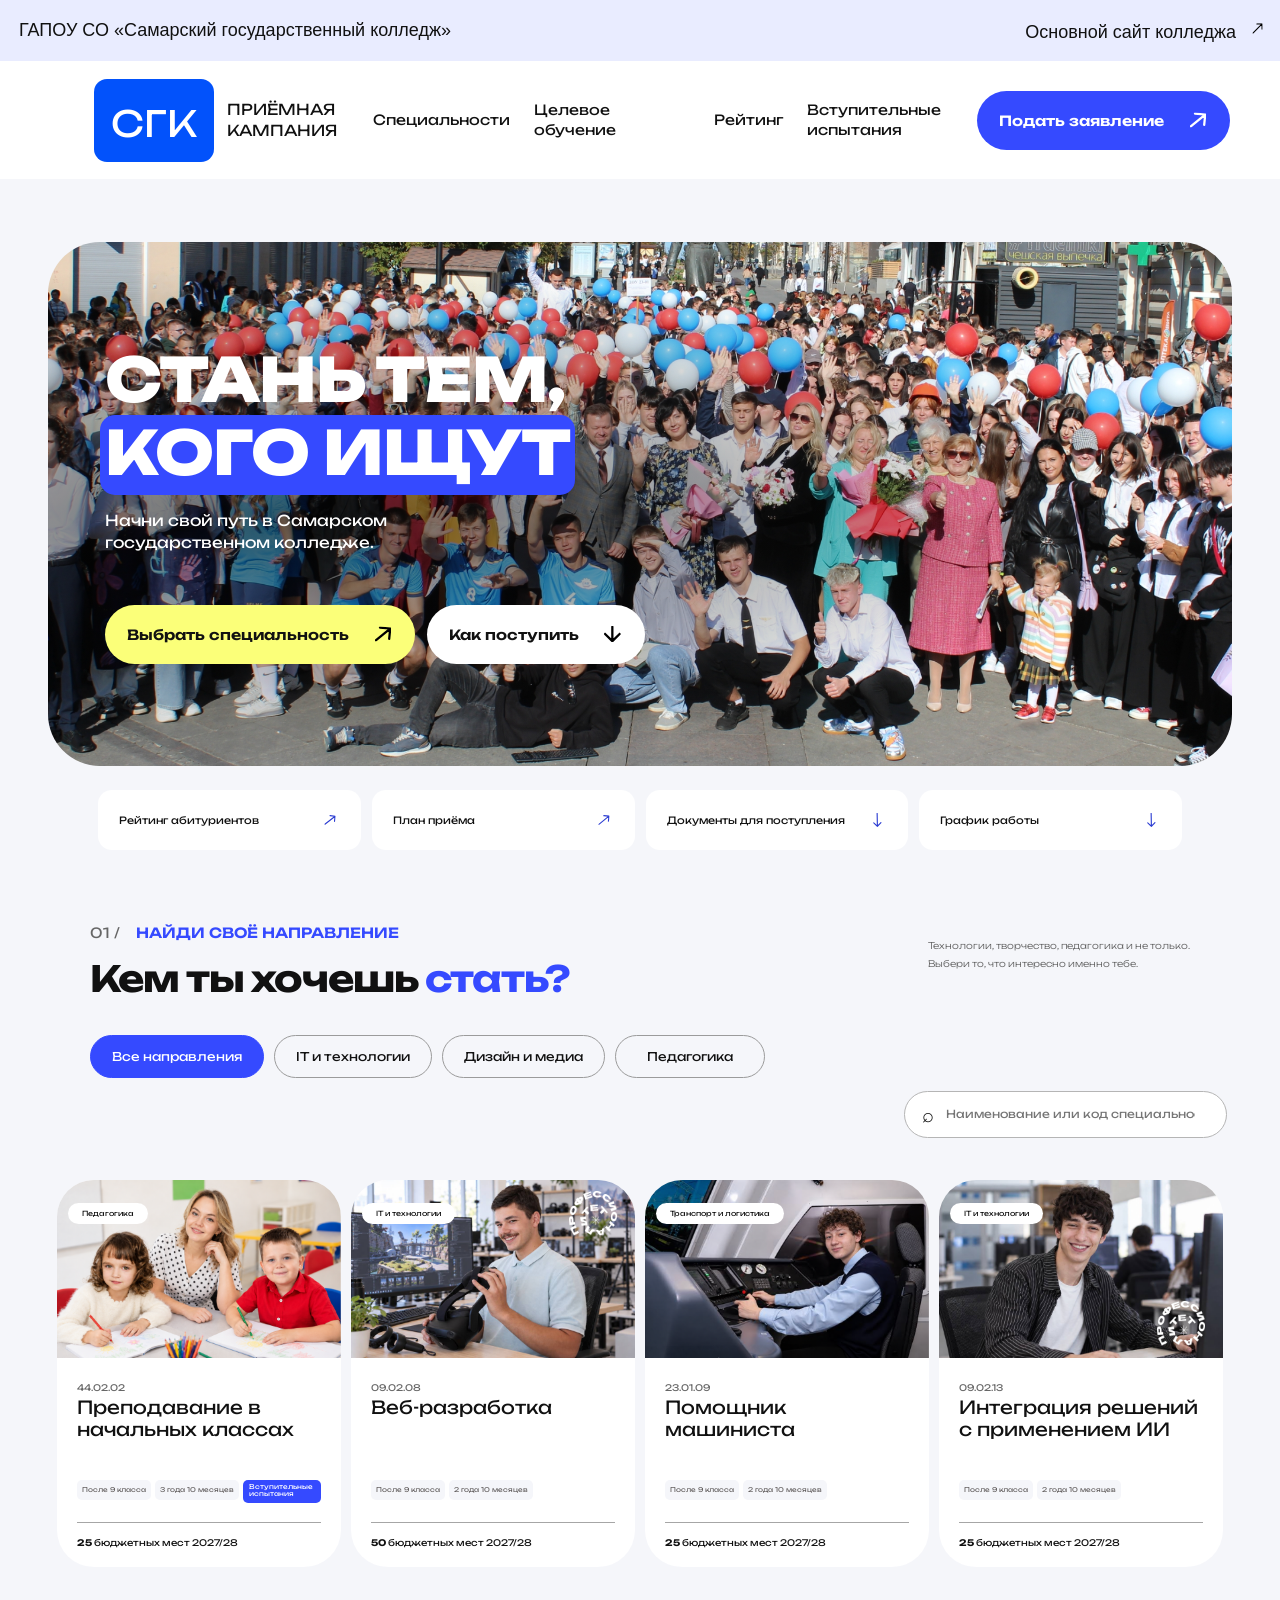
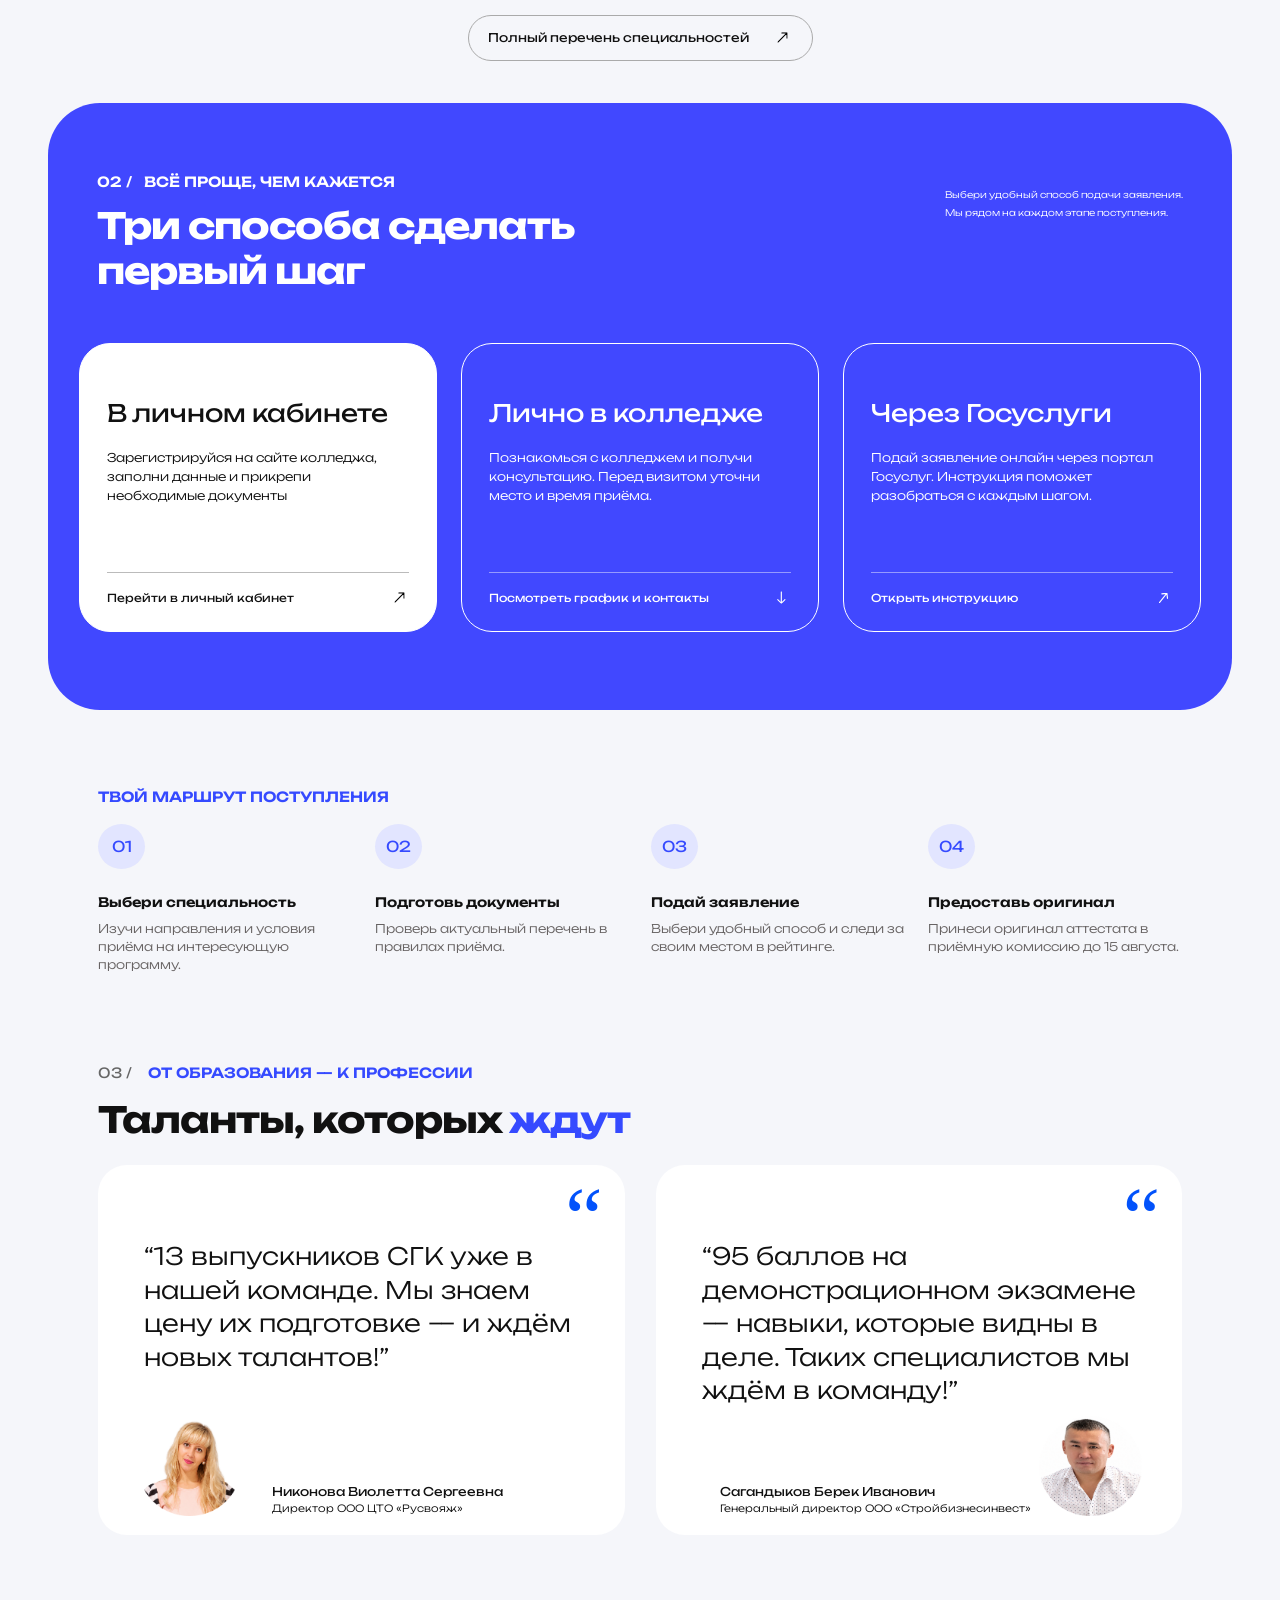
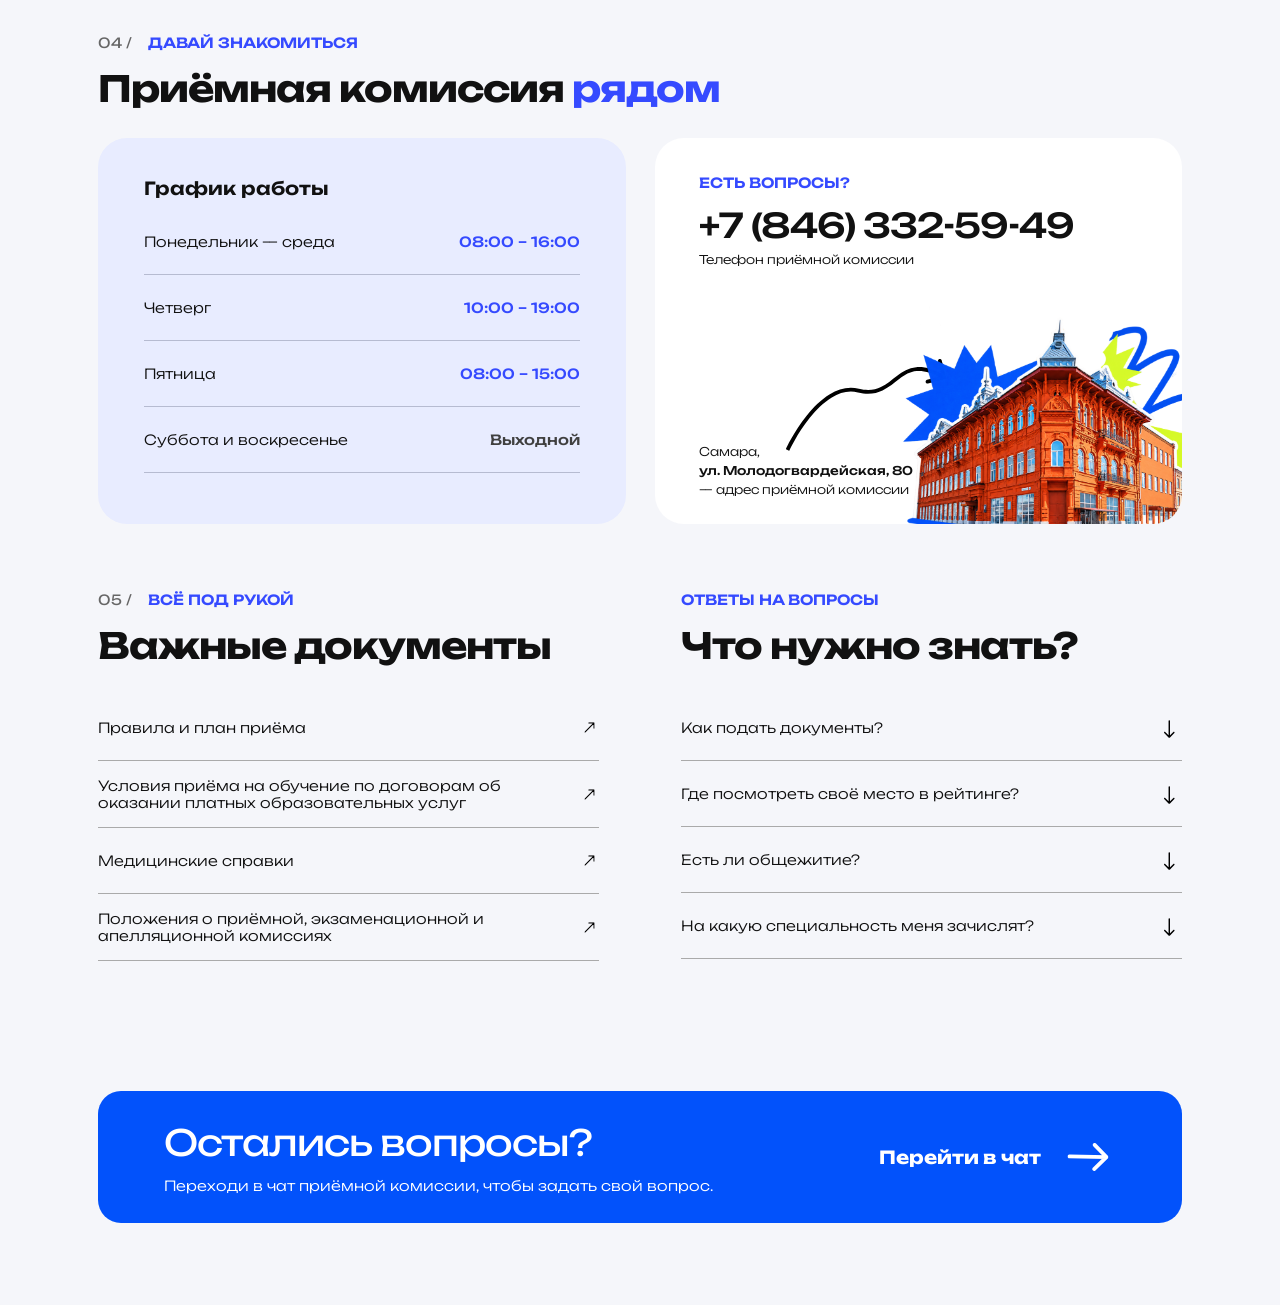
<file: index.html>
<!doctype html><html lang="ru"><head><meta charset="UTF-8"><meta name="viewport" content="width=device-width, initial-scale=1"><meta name="description" content="Приёмная кампания Самарского государственного колледжа. Специальности, способы подачи заявления, документы и контакты."><title>СГК — стань тем, кого ищут</title><link rel="stylesheet" href="style.css"></head><body>
<div class="topbar"><div><span>ГАПОУ СО «Самарский государственный колледж»</span><a href="https://samgk.ru/" target="_blank" rel="noopener">Основной сайт колледжа <span class="arrow-slot"><img src="assets/node-720-463.svg" alt=""></span></a></div></div>
<header class="header"><a class="brand" href="#" aria-label="СГК — на главную"><b>СГК</b><span>ПРИЁМНАЯ<br>КАМПАНИЯ</span></a><button class="menu-toggle" aria-expanded="false" aria-controls="navigation">Меню ☰</button><nav id="navigation"><a href="#specialties">Специальности</a><button data-dialog="target">Целевое обучение</button><a href="https://samgk.ru/ratingabit" target="_blank" rel="noopener">Рейтинг</a><button data-dialog="exams">Вступительные<br>испытания</button></nav><a class="button primary header-apply" href="#apply">Подать заявление <span class="arrow-slot"><img src="assets/node-720-447.svg" alt=""></span></a></header>
<main>
<section class="hero wide" aria-labelledby="hero-title"><img class="hero-photo" src="assets/hero.png" alt="Студенты и преподаватели Самарского государственного колледжа"><div class="hero-shade"></div><div class="hero-content"><h1 id="hero-title">СТАНЬ ТЕМ,<br><mark>КОГО ИЩУТ</mark></h1><p>Начни свой путь в Самарском<br class="desktop"> государственном колледже.</p><div class="hero-actions"><a class="button yellow" href="#specialties">Выбрать специальность <span class="arrow-slot"><img src="assets/node-720-473.svg" alt=""></span></a><a class="button white" href="#apply">Как поступить <span class="arrow-slot"><img src="assets/node-720-492.svg" alt=""></span></a></div></div></section>
<div class="quick-links inner"><a href="https://samgk.ru/ratingabit" target="_blank" rel="noopener">Рейтинг абитуриентов <span class="arrow-slot"><img src="assets/node-720-451.svg" alt=""></span></a><a href="https://samgk.ru/admission/infopriem" target="_blank" rel="noopener">План приёма <span class="arrow-slot"><img src="assets/node-720-455.svg" alt=""></span></a><a href="#documents">Документы для поступления <span class="arrow-slot"><img src="assets/node-720-459.svg" alt=""></span></a><a href="#contacts">График работы <span class="arrow-slot"><img src="assets/node-720-464.svg" alt=""></span></a></div>
<section id="specialties" class="specialties wide section"><div class="section-heading inset"><div><p class="eyebrow"><span>01 /</span> НАЙДИ СВОЁ НАПРАВЛЕНИЕ</p><h2>Кем ты хочешь <em>стать?</em></h2></div><p class="aside-copy">Технологии, творчество, педагогика и не только.<br>Выбери то, что интересно именно тебе.</p></div><div class="filters inset" role="group" aria-label="Направления подготовки"><button class="active" data-filter="all" aria-pressed="true">Все направления</button><button data-filter="it" aria-pressed="false">IT и технологии</button><button data-filter="design" aria-pressed="false">Дизайн и медиа</button><button data-filter="education" aria-pressed="false">Педагогика</button></div><div class="search-row"><label><span class="sr-only">Поиск специальности</span><span aria-hidden="true">⌕</span><input type="search" id="search" placeholder="Наименование или код специальности"></label></div><div class="program-grid" id="program-grid">
<article class="program" data-category="education" data-name="44.02.02 Преподавание в начальных классах"><a href="primary-teaching.html"><div class="program-image"><img src="assets/teacher.png" alt="Будущий учитель начальных классов с детьми"><span class="category">Педагогика</span></div><div class="program-info"><small>44.02.02</small><h3>Преподавание в начальных классах</h3><div class="tags"><span>После 9 класса</span><span>3 года 10 месяцев</span><span class="exam">Вступительные испытания</span></div><p class="places"><b>25</b> бюджетных мест 2027/28</p></div></a></article>
<article class="program" data-category="it" data-name="09.02.08 Веб-разработка"><a href="https://samgk.ru/admission/infopriem" target="_blank" rel="noopener"><div class="program-image"><img src="assets/web.png" alt="Студент за компьютером в мастерской веб-разработки"><span class="category">IT и технологии</span><img class="prof-logo" src="assets/professionalitet.png" alt="Профессионалитет"></div><div class="program-info"><small>09.02.08</small><h3>Веб-разработка</h3><div class="tags"><span>После 9 класса</span><span>2 года 10 месяцев</span></div><p class="places"><b>50</b> бюджетных мест 2027/28</p></div></a></article>
<article class="program" data-category="transport" data-name="23.01.09 Помощник машиниста"><a href="https://samgk.ru/admission/infopriem" target="_blank" rel="noopener"><div class="program-image"><img src="assets/train.png" alt="Студент в кабине тренажёра машиниста"><span class="category">Транспорт и логистика</span></div><div class="program-info"><small>23.01.09</small><h3>Помощник машиниста</h3><div class="tags"><span>После 9 класса</span><span>2 года 10 месяцев</span></div><p class="places"><b>25</b> бюджетных мест 2027/28</p></div></a></article>
<article class="program" data-category="it" data-name="09.02.13 Интеграция решений с применением ИИ"><a href="https://samgk.ru/admission/infopriem" target="_blank" rel="noopener"><div class="program-image"><img src="assets/ai.png" alt="Студент направления искусственного интеллекта"><span class="category">IT и технологии</span><img class="prof-logo bottom" src="assets/professionalitet.png" alt="Профессионалитет"></div><div class="program-info"><small>09.02.13</small><h3>Интеграция решений с применением ИИ</h3><div class="tags"><span>После 9 класса</span><span>2 года 10 месяцев</span></div><p class="places"><b>25</b> бюджетных мест 2027/28</p></div></a></article></div><div class="empty-state" hidden><p>В этой подборке специальностей нет.</p><p>Посмотрите полный перечень направлений на сайте колледжа или измените поиск.</p><button class="button white" id="reset-search">Сбросить фильтры</button></div><a class="button outline full-list" href="https://samgk.ru/admission/infopriem" target="_blank" rel="noopener">Полный перечень специальностей <span class="arrow-slot"><img src="assets/node-720-507.svg" alt=""></span></a></section>
<section class="apply wide" id="apply"><div class="section-heading"><div><p class="eyebrow">02 / &nbsp; ВСЁ ПРОЩЕ, ЧЕМ КАЖЕТСЯ</p><h2>Три способа сделать<br>первый шаг</h2></div><p class="aside-copy">Выбери удобный способ подачи заявления.<br>Мы рядом на каждом этапе поступления.</p></div><div class="apply-grid"><article><h3>В личном кабинете</h3><p>Зарегистрируйся на сайте колледжа, заполни данные и прикрепи необходимые документы</p><a href="https://lk-new.samgk.ru/" target="_blank" rel="noopener">Перейти в личный кабинет <span class="arrow-slot"><img src="assets/node-720-629.svg" alt=""></span></a></article><article><h3>Лично в колледже</h3><p>Познакомься с колледжем и получи консультацию. Перед визитом уточни место и время приёма.</p><a href="#contacts">Посмотреть график и контакты <span class="arrow-slot"><img src="assets/node-720-641.svg" alt=""></span></a></article><article><h3>Через Госуслуги</h3><p>Подай заявление онлайн через портал Госуслуг. Инструкция поможет разобраться с каждым шагом.</p><button data-dialog="gosuslugi">Открыть инструкцию <span class="arrow-slot"><img src="assets/node-720-646.svg" alt=""></span></button></article></div></section>
<section class="route inner section"><p class="eyebrow">ТВОЙ МАРШРУТ ПОСТУПЛЕНИЯ</p><div class="route-grid"><article><span class="step">01</span><h3>Выбери специальность</h3><p>Изучи направления и условия приёма на интересующую программу.</p></article><article><span class="step">02</span><h3>Подготовь документы</h3><p>Проверь актуальный перечень в правилах приёма.</p></article><article><span class="step">03</span><h3>Подай заявление</h3><p>Выбери удобный способ и следи за своим местом в рейтинге.</p></article><article><span class="step">04</span><h3>Предоставь оригинал</h3><p>Принеси оригинал аттестата в приёмную комиссию до 15 августа.</p></article></div></section>
<section class="employers inner section"><p class="eyebrow"><span>03 /</span> ОТ ОБРАЗОВАНИЯ — К ПРОФЕССИИ</p><h2>Таланты, которых <em>ждут</em></h2><div class="review-grid"><figure><span class="quote" aria-hidden="true">“</span><blockquote>“13 выпускников СГК уже в нашей команде. Мы знаем цену их подготовке — и ждём новых талантов!”</blockquote><figcaption><img src="assets/employer1.png" alt="Никонова Виолетта Сергеевна"><div>Никонова Виолетта Сергеевна<small>Директор ООО ЦТО «Русвояж»</small></div></figcaption></figure><figure><span class="quote" aria-hidden="true">“</span><blockquote>“95 баллов на демонстрационном экзамене — навыки, которые видны в деле. Таких специалистов мы ждём в команду!”</blockquote><figcaption class="reverse"><img src="assets/employer2.png" alt="Сагандыков Берек Иванович"><div>Сагандыков Берек Иванович<small>Генеральный директор ООО «Стройбизнесинвест»</small></div></figcaption></figure></div></section>
<section id="contacts" class="contacts inner section"><p class="eyebrow"><span>04 /</span> ДАВАЙ ЗНАКОМИТЬСЯ</p><h2>Приёмная комиссия <em>рядом</em></h2><div class="contact-grid"><div class="hours"><h3>График работы</h3><dl><div><dt>Понедельник — среда</dt><dd>08:00 – 16:00</dd></div><div><dt>Четверг</dt><dd>10:00 – 19:00</dd></div><div><dt>Пятница</dt><dd>08:00 – 15:00</dd></div><div><dt>Суббота и воскресенье</dt><dd>Выходной</dd></div></dl></div><div class="contact-card"><p class="eyebrow">ЕСТЬ ВОПРОСЫ?</p><a class="phone" href="tel:+78463325949">+7 (846) 332-59-49</a><p>Телефон приёмной комиссии</p><a class="address" href="https://yandex.ru/maps/?text=Самара%20Молодогвардейская%2080" target="_blank" rel="noopener">Самара,<br><b>ул. Молодогвардейская, 80</b><br>— адрес приёмной комиссии</a><span class="arrow-slot contact-arrow"><img src="assets/node-720-709.svg" alt=""></span><img class="building" src="assets/building.png" alt="Здание Самарского государственного колледжа"></div></div></section>
<section class="documents inner section" id="documents"><div><p class="eyebrow"><span>05 /</span> ВСЁ ПОД РУКОЙ</p><h2>Важные документы</h2><div class="document-links"><a href="https://samgk.ru/admission/infopriem" target="_blank" rel="noopener">Правила и план приёма <span class="arrow-slot"><img src="assets/node-720-629.svg" alt=""></span></a><a href="https://samgk.ru/admission/infopriem" target="_blank" rel="noopener">Условия приёма на обучение по договорам об оказании платных образовательных услуг <span class="arrow-slot"><img src="assets/node-720-629.svg" alt=""></span></a><a href="https://samgk.ru/admission/infopriem" target="_blank" rel="noopener">Медицинские справки <span class="arrow-slot"><img src="assets/node-720-629.svg" alt=""></span></a><a href="https://samgk.ru/admission/infopriem" target="_blank" rel="noopener">Положения о приёмной, экзаменационной и апелляционной комиссиях <span class="arrow-slot"><img src="assets/node-720-629.svg" alt=""></span></a></div></div><div><p class="eyebrow">ОТВЕТЫ НА ВОПРОСЫ</p><h2>Что нужно знать?</h2><div class="faq"><details><summary>Как подать документы?</summary><p>Выбери один из трёх способов: в личном кабинете колледжа, лично в приёмной комиссии или через Госуслуги. <a href="#apply">Подробнее о подаче заявления</a>.</p></details><details><summary>Где посмотреть своё место в рейтинге?</summary><p>Актуальное положение заявления можно посмотреть в <a href="https://samgk.ru/ratingabit" target="_blank" rel="noopener">рейтинге абитуриентов</a>.</p></details><details><summary>Есть ли общежитие?</summary><p>Условия предоставления мест и порядок заселения уточни в приёмной комиссии по телефону <a href="tel:+78463325949">+7 (846) 332-59-49</a>.</p></details><details><summary>На какую специальность меня зачислят?</summary><p>Зачисление зависит от конкурсного отбора, приоритетов и выполнения условий приёма. Итоговый результат публикуется в <a href="https://samgk.ru/admission/prikaz" target="_blank" rel="noopener">приказах о зачислении</a>.</p></details></div></div></section>
<section class="chat inner"><div><h2>Остались вопросы?</h2><p>Переходи в чат приёмной комиссии, чтобы задать свой вопрос.</p></div><button data-dialog="chat">Перейти в чат <span class="arrow-slot"><img src="assets/node-720-715.svg" alt=""></span></button></section>
</main><dialog id="info-dialog"><button class="close-dialog" aria-label="Закрыть">×</button><div id="dialog-body"></div></dialog><script src="app.js"></script></body></html>
</file>
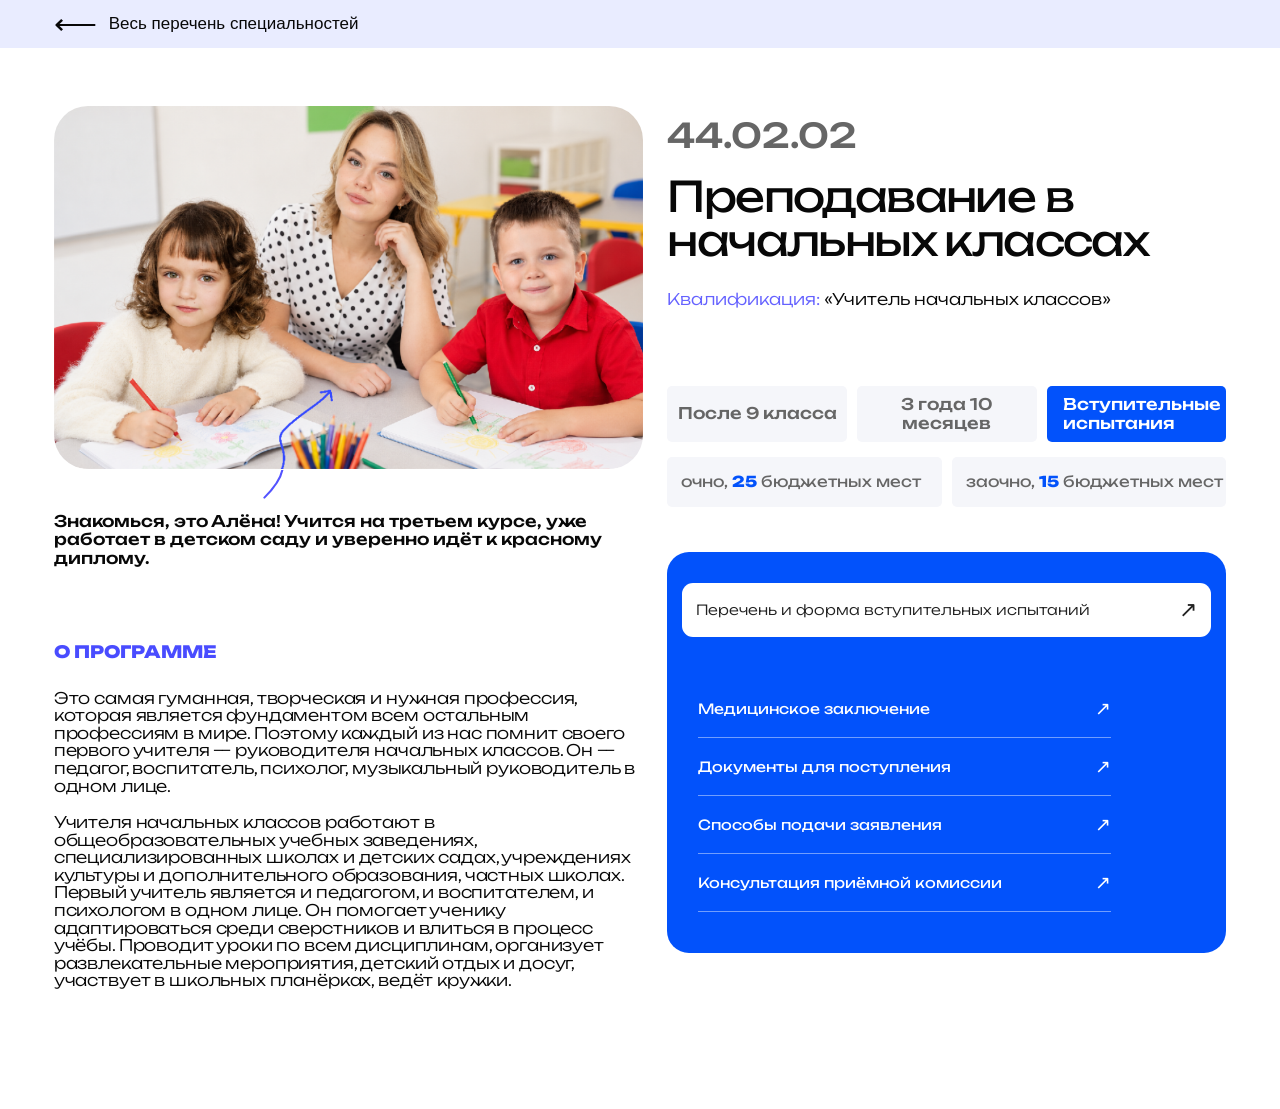
<file: primary-teaching.html>
<!doctype html>
<html lang="ru">
<head>
  <meta charset="UTF-8">
  <meta name="viewport" content="width=device-width, initial-scale=1">
  <meta name="description" content="44.02.02 Преподавание в начальных классах — специальность Самарского государственного колледжа. Квалификация, срок обучения и условия поступления.">
  <title>Преподавание в начальных классах — СГК</title>
  <link rel="stylesheet" href="style.css">
  <link rel="stylesheet" href="specialty.css">
</head>
<body class="specialty-page">
  <nav class="specialty-back" aria-label="Навигация"><a href="index.html#specialties"><span aria-hidden="true">⟵</span> Весь перечень специальностей</a></nav>
  <main class="specialty-layout">
    <section class="specialty-photo" aria-label="Знакомство со студенткой">
      <img src="assets/alena-teaching.png" alt="Алёна с детьми за творческим занятием">
      <svg class="student-arrow" width="32" height="42" viewBox="0 0 32 42" fill="none" aria-hidden="true"><path d="M2 40C20 22 26 10 28 0" stroke="#5353ff" stroke-width="3" stroke-linecap="round"/></svg>
      <p>Знакомься, это Алёна! Учится на третьем курсе, уже работает в детском саду и уверенно идёт к красному диплому.</p>
    </section>
    <section class="specialty-overview" aria-labelledby="specialty-title">
      <p class="specialty-code">44.02.02</p>
      <h1 id="specialty-title">Преподавание в<br class="specialty-desktop-break"> начальных классах</h1>
      <p class="qualification"><span>Квалификация:</span> «Учитель начальных классов»</p>
      <div class="specialty-facts">
        <span>После 9 класса</span>
        <span>3 года 10 месяцев</span>
        <a class="specialty-exam" href="#admission-details">Вступительные<br>испытания</a>
        <span class="specialty-places">очно, <b>25</b> бюджетных мест</span>
        <span class="specialty-places">заочно, <b>15</b> бюджетных мест</span>
      </div>
    </section>
    <section class="specialty-about" aria-labelledby="about-title">
      <h2 id="about-title">О ПРОГРАММЕ</h2>
      <p>Это самая гуманная, творческая и нужная профессия, которая является фундаментом всем остальным профессиям в мире. Поэтому каждый из нас помнит своего первого учителя — руководителя начальных классов. Он — педагог, воспитатель, психолог, музыкальный руководитель в одном лице.</p>
      <p>Учителя начальных классов работают в общеобразовательных учебных заведениях, специализированных школах и детских садах, учреждениях культуры и дополнительного образования, частных школах. Первый учитель является и педагогом, и воспитателем, и психологом в одном лице. Он помогает ученику адаптироваться среди сверстников и влиться в процесс учёбы. Проводит уроки по всем дисциплинам, организует развлекательные мероприятия, детский отдых и досуг, участвует в школьных планёрках, ведёт кружки.</p>
    </section>
    <section class="specialty-admission" id="admission-details" aria-label="Информация для поступления">
      <a class="specialty-exam-link" href="https://samgk.ru/admission/infopriem" target="_blank" rel="noopener">Перечень и форма вступительных испытаний <span aria-hidden="true">↗</span></a>
      <div class="specialty-resources">
        <a href="https://samgk.ru/admission/infopriem" target="_blank" rel="noopener">Медицинское заключение <span aria-hidden="true">↗</span></a>
        <a href="index.html#documents">Документы для поступления <span aria-hidden="true">↗</span></a>
        <a href="index.html#apply">Способы подачи заявления <span aria-hidden="true">↗</span></a>
        <a href="index.html#contacts">Консультация приёмной комиссии <span aria-hidden="true">↗</span></a>
      </div>
    </section>
  </main>
</body>
</html>
</file>
<file: style.css>
@font-face{font-family:Unbounded;src:url('assets/unbounded-300.ttf');font-weight:300;font-display:swap}@font-face{font-family:Unbounded;src:url('assets/unbounded-400.ttf');font-weight:400;font-display:swap}@font-face{font-family:Unbounded;src:url('assets/unbounded-500.ttf');font-weight:500;font-display:swap}@font-face{font-family:Unbounded;src:url('assets/unbounded-600.ttf');font-weight:600;font-display:swap}@font-face{font-family:Unbounded;src:url('assets/unbounded-700.ttf');font-weight:700;font-display:swap}@font-face{font-family:Unbounded;src:url('assets/unbounded-800.ttf');font-weight:800;font-display:swap}
:root{--blue:#354aff;--electric:#0252fb;--paper:#f5f6fa;--lavender:#e8ecff;--ink:#111;--yellow:#fbff79}*{box-sizing:border-box}html{scroll-behavior:smooth;scroll-padding-top:24px}body{margin:0;background:var(--paper);color:var(--ink);font-family:Unbounded,Arial,sans-serif;font-weight:400}a{color:inherit;text-decoration:none}button,input{font:inherit}button,a,input,summary{-webkit-tap-highlight-color:transparent}button{cursor:pointer}button:focus-visible,a:focus-visible,summary:focus-visible{outline:3px solid #8996ff;outline-offset:5px}button{border:0;background:none;color:inherit}h1,h2,h3,p,figure{margin:0}em{font-style:normal;color:var(--blue)}.wide{max-width:1344px;width:calc(100% - 96px);margin-inline:auto}.inner{max-width:1292px;width:calc(100% - 196px);margin-inline:auto}.inset{padding-inline:42px}.topbar{background:#e9ecff}.topbar>div{max-width:1242px;margin:auto;min-height:61px;display:flex;align-items:center;justify-content:space-between;font:18px Arial,sans-serif;gap:20px}.topbar a span{padding-left:12px}.header{height:118px;display:flex;align-items:center;gap:36px;padding:0 50px 0 94px;background:white;max-width:1800px;margin:auto}.brand{display:flex;align-items:center;gap:13px;flex-shrink:0}.brand b{background:var(--electric);border-radius:13px;font-size:36px;line-height:1;padding:27px 17px 20px;color:white;font-weight:400}.brand>span{font-size:15px;line-height:1.4}.header nav{display:flex;align-items:center;justify-content:space-between;gap:24px;flex:1}.header nav a,.header nav button{font-size:14px;line-height:1.4;text-align:left;padding:0}.header nav a:hover,.header nav button:hover{color:var(--blue)}.button{display:inline-flex;align-items:center;justify-content:space-between;gap:24px;min-height:59px;border-radius:40px;padding:18px 22px;font-size:14px;font-weight:600;transition:transform .2s,box-shadow .2s}.button:hover{transform:translateY(-2px);box-shadow:0 6px 18px #0000000f}.button span{font-family:Arial,sans-serif;font-size:24px;line-height:1}.primary{background:var(--blue);color:white}.header-apply{white-space:nowrap}.yellow{background:var(--yellow);color:#111}.white{background:#fff;color:#111}.outline{border:1px solid #aaa;font-weight:400;font-size:12px;min-height:44px;padding:12px 19px}.menu-toggle{display:none}.hero{height:auto;aspect-ratio:3539/1566;position:relative;border-radius:52px;overflow:hidden;margin-top:63px;color:#fff}.hero-photo{position:absolute;width:100%;height:100%;object-fit:cover}.hero-shade{position:absolute;inset:0;background:radial-gradient(ellipse at 20% 53%,#0009 0,transparent 65%)}.hero-content{position:relative;padding:9.1% 4.8%;height:100%;display:flex;flex-direction:column;align-items:flex-start;justify-content:center}.hero h1{font-size:clamp(36px,4.75vw,69px);line-height:1.2;font-weight:800;letter-spacing:-1px}.hero mark{background:var(--blue);color:white;border-radius:15px;padding:0 5px 5px;margin-left:-5px;box-decoration-break:clone}.hero-content>p{font-size:15px;line-height:1.5;margin-top:20px}.hero-actions{display:flex;gap:12px;margin-top:50px}.hero-actions .button{font-size:14px}.quick-links{display:grid;grid-template-columns:repeat(4,1fr);gap:11px;margin-top:24px}.quick-links>a{background:white;padding:20px 21px;border-radius:14px;display:flex;align-items:center;justify-content:space-between;gap:8px;font-size:10px;min-height:59px}.quick-links span{color:var(--blue);font:22px Arial}.section{margin-top:72px}.section-heading{display:flex;align-items:flex-start;justify-content:space-between;gap:30px}.eyebrow{font-size:14px;line-height:1.6;font-weight:600;color:var(--blue);margin-bottom:10px}.eyebrow>span{color:#666;font-weight:400;margin-right:12px}h2{font-size:36px;line-height:1.4;font-weight:700;letter-spacing:-1px}.aside-copy{font-size:9px;font-weight:300;line-height:2;color:#666;max-width:300px;margin-top:15px}.filters{display:flex;gap:10px;margin-top:30px}.filters button{font-size:12px;padding:13px 21px;border:1px solid #9b9b9b;border-radius:30px;min-width:150px}.filters .active{background:var(--blue);color:#fff;border-color:var(--blue)}.search-row{display:flex;justify-content:flex-end;margin:0 5px 42px;min-height:60px;align-items:flex-end}.search-row label{display:flex;align-items:center;gap:10px;background:white;border:1px solid #b5b5b5;border-radius:28px;padding:10px 17px;width:323px;font-size:20px}.search-row input{border:0;background:none;min-width:0;width:100%;font-size:11px;outline:none}.program-grid{display:grid;grid-template-columns:repeat(4,minmax(0,1fr));gap:10px;padding-inline:9px}.program{border-radius:37px;background:#fff;overflow:hidden;transition:transform .2s;min-width:0}.program:hover{transform:translateY(-5px)}.program a{display:flex;flex-direction:column;height:100%}.program-image{position:relative;aspect-ratio:846/532;overflow:hidden}.program-image>img:first-child{display:block;width:100%;height:100%;object-fit:cover}.category{position:absolute;top:23px;left:11px;padding:6px 14px;background:white;font-size:7px;border-radius:12px}.program-image .prof-logo{position:absolute;right:18px;top:11px;width:48px;height:auto;object-fit:contain}.program-image .prof-logo.bottom{top:auto;bottom:12px}.program-info{padding:21px 20px 16px;display:flex;flex-direction:column;flex:1}.program-info small{font-size:9px;line-height:2;color:#666}.program-info h3{font-size:18px;line-height:1.2;font-weight:400;min-height:68px;margin-bottom:15px}.tags{display:flex;gap:4px;min-height:27px;align-items:flex-start}.tags span{font-size:6.5px;background:var(--paper);border-radius:5px;padding:6px 5px;white-space:nowrap;color:#676363}.tags .exam{background:var(--blue);color:white;white-space:normal;line-height:1.1;max-width:90px;padding:4px 6px}.places{border-top:1px solid #a6a6a6;padding-top:12px;margin-top:15px;font-size:9px;line-height:1.7}.full-list{display:flex;width:max-content;margin:48px auto 0;max-width:100%}.empty-state{text-align:center;padding:40px 20px;font-size:13px;line-height:2}.empty-state .button{margin-top:20px}.apply{margin-top:42px;background:#4148ff;border-radius:52px;padding:68px 31px 78px;color:white}.apply .section-heading{padding:0 18px}.apply .eyebrow,.apply .aside-copy{color:#fff}.apply h2{line-height:1.25;max-width:620px}.apply-grid{display:grid;grid-template-columns:repeat(3,minmax(0,1fr));gap:24px;margin-top:50px}.apply-grid article{padding:53px 27px 23px;border:1px solid #fff;border-radius:31px;min-height:289px;display:flex;flex-direction:column}.apply-grid article:first-child{background:white;color:#111}.apply-grid h3{font-size:24px;font-weight:400;line-height:1.4;margin-bottom:17px}.apply-grid p{font-size:12px;font-weight:300;line-height:1.6;margin-bottom:35px}.apply-grid article a,.apply-grid article button{display:flex;align-items:center;justify-content:space-between;border-top:1px solid #ffffff70;font-size:11px;gap:10px;padding:15px 0 0;text-align:left;margin-top:auto}.apply-grid article:first-child a{border-color:#bbb}.apply-grid article span{font:22px Arial}.route{margin-top:76px}.route-grid{display:grid;grid-template-columns:repeat(4,1fr);gap:22px;margin-top:16px}.step{width:47px;height:45px;background:#e2e5ff;display:grid;place-items:center;border-radius:50%;color:var(--blue);font-size:15px;margin-bottom:23px}.route h3{font-size:13px;font-weight:600;line-height:1.6;margin-bottom:7px}.route p:not(.eyebrow){font-size:12px;font-weight:300;line-height:1.5;color:#676363}.employers{margin-top:88px}.review-grid{display:grid;grid-template-columns:1fr 1fr;gap:31px;margin-top:20px}.review-grid figure{background:white;border-radius:29px;padding:75px 40px 19px;position:relative;display:flex;flex-direction:column;min-height:344px}.quote{font:84px Georgia,serif;color:var(--electric);position:absolute;top:4px;right:22px}.review-grid blockquote{font-size:24px;font-weight:300;line-height:1.4;margin:0 6px 8px}.review-grid figcaption{display:flex;align-items:flex-end;gap:31px;margin-top:auto;font-size:12px;line-height:1.5}.review-grid figcaption img{width:103px;height:100px;object-fit:contain;flex-shrink:0}.review-grid small{display:block;font-weight:300}.review-grid .reverse{flex-direction:row-reverse;gap:8px}.contacts{margin-top:97px}.contact-grid{display:grid;grid-template-columns:1fr 1fr;gap:29px;margin-top:23px}.hours,.contact-card{border-radius:29px;min-height:386px}.hours{padding:39px 46px;background:var(--lavender)}.hours h3{font-size:18px;font-weight:600;margin-bottom:10px}.hours dl{margin:0}.hours dl>div{display:flex;justify-content:space-between;align-items:center;border-bottom:1px solid #b6bbd1;gap:12px;min-height:66px;font-size:14px;font-weight:300}.hours dd{margin:0;color:var(--blue);font-weight:500;white-space:nowrap}.hours dl>div:last-child dd{color:#404040}.contact-card{background:#fff;padding:34px 44px;position:relative;overflow:hidden}.contact-card .eyebrow{margin-bottom:10px}.phone{font-size:34px;font-weight:500;letter-spacing:-1px;position:relative;z-index:1;white-space:nowrap}.contact-card>p:not(.eyebrow){font-size:12px;font-weight:300;margin-top:6px}.address{position:absolute;bottom:24px;left:44px;max-width:255px;font-size:12px;line-height:1.6;font-weight:300;z-index:1}.address b{font-weight:500}.building{position:absolute;right:-4px;bottom:0;width:55%;height:auto}.documents{display:grid;grid-template-columns:1fr 1fr;gap:82px;margin-top:65px}.documents h2{white-space:nowrap;margin-bottom:24px}.document-links>a,.faq details{min-height:66px;border-bottom:1px solid #aaa;font-size:14px;font-weight:300}.document-links>a{display:flex;align-items:center;justify-content:space-between;gap:20px;padding:16px 0}.document-links span{font:22px Arial}.faq summary{cursor:pointer;list-style:none;position:relative;padding:22px 30px 22px 0;line-height:1.5}.faq summary::-webkit-details-marker{display:none}.faq summary::after{content:'↓';font:23px Arial;position:absolute;right:5px;top:21px}.faq details[open] summary::after{content:'↑'}.faq details p{font:15px/1.6 Arial,sans-serif;padding:0 20px 20px 0;color:#555}.faq details a{color:var(--blue);text-decoration:underline}.chat{background:var(--electric);color:#fff;border-radius:23px;min-height:132px;margin-top:130px;margin-bottom:82px;display:flex;align-items:center;justify-content:space-between;padding:25px 66px;gap:25px}.chat h2{font-weight:400}.chat p{font-size:14px;font-weight:300;margin-top:7px;line-height:1.6}.chat>button{font-size:18px;font-weight:700;display:flex;align-items:center;gap:24px;white-space:nowrap}.chat>button span{font:38px Arial}dialog{border:0;border-radius:24px;max-width:620px;width:calc(100% - 32px);padding:48px 36px 36px;box-shadow:0 20px 100px #0003}dialog::backdrop{background:#14183a88;backdrop-filter:blur(5px)}dialog h2{font-size:25px;line-height:1.4;margin-bottom:20px}dialog p,dialog ol{font:16px/1.7 Arial,sans-serif;margin:15px 0}dialog a{color:var(--blue);text-decoration:underline}.close-dialog{position:absolute;right:16px;top:10px;font:32px Arial}.sr-only{position:absolute;width:1px;height:1px;overflow:hidden;clip:rect(0,0,0,0)}[hidden]{display:none!important}
@media(min-width:1600px){.header{padding-inline:94px}.hero h1{font-size:69px}.topbar>div{max-width:1242px}}
@media(max-width:1250px){.header{padding-inline:40px;gap:20px}.header nav{gap:15px}.header nav a,.header nav button{font-size:10px}.brand>span{font-size:11px}.brand b{font-size:30px;padding:20px 14px}.header-apply{font-size:11px;padding:16px}.topbar>div{margin-inline:60px;font-size:14px}.inner{width:calc(100% - 120px)}.wide{width:calc(100% - 60px)}h2{font-size:30px}.hero-actions{margin-top:30px}.hero-actions .button{font-size:11px;padding:14px 18px;min-height:48px}.program-info{padding:20px 15px 15px}.program-info h3{font-size:15px}.tags{flex-wrap:wrap;min-height:45px}.places{font-size:8px}.apply-grid h3{font-size:20px}.apply-grid p{font-size:11px}.review-grid blockquote{font-size:20px}.phone{font-size:27px}.hours{padding-inline:30px}.hours dl>div{font-size:11px}.documents{gap:50px}.documents h2{font-size:27px}.chat{padding-inline:40px}.chat p{font-size:11px}.chat h2{font-size:30px}}
@media(max-width:900px){.topbar>div{margin-inline:24px;font-size:11px;min-height:44px}.header{height:90px;padding:15px 24px;gap:18px;position:relative}.brand b{font-size:27px;padding:18px 13px}.brand>span{font-size:10px}.menu-toggle{display:block;margin-left:auto;font-size:12px;padding:10px}.header nav{display:none;position:absolute;left:20px;right:20px;top:88px;background:#fff;z-index:10;border-radius:18px;padding:24px;box-shadow:0 12px 30px #0002}.header nav.open{display:flex;align-items:flex-start;flex-direction:column;gap:20px}.header nav a,.header nav button{font-size:14px}.header-apply{min-height:43px}.hero{margin-top:30px;border-radius:32px}.hero h1{font-size:4.8vw}.hero-content>p{font-size:11px}.hero-actions{margin-top:20px;gap:8px}.hero-actions .button{font-size:9px;padding:12px;gap:12px;min-height:42px}.inner{width:calc(100% - 64px)}.wide{width:calc(100% - 40px)}.quick-links>a{font-size:8px;padding:12px;min-height:50px;border-radius:10px}.section{margin-top:55px}.inset{padding-inline:12px}.eyebrow{font-size:11px}h2{font-size:26px}.aside-copy{font-size:8px;max-width:220px}.filters button{font-size:9px;min-width:0;padding:11px 14px}.filters{gap:7px}.search-row{margin-bottom:25px;margin-top:15px;min-height:45px}.program-grid{grid-template-columns:repeat(2,minmax(0,1fr));gap:18px}.program-info h3{font-size:19px;min-height:52px}.program-info small{font-size:10px}.tags span{font-size:8px}.tags{min-height:28px}.places{font-size:10px}.category{font-size:9px;top:18px;left:15px}.full-list{margin-top:30px}.apply{padding:40px 24px;border-radius:32px}.apply-grid{gap:12px;margin-top:30px}.apply-grid article{padding:25px 18px 18px;border-radius:22px}.apply-grid h3{font-size:17px}.apply-grid p{font-size:10px}.apply-grid article a,.apply-grid article button{font-size:8px}.route-grid{gap:14px}.route h3{font-size:10px}.route p:not(.eyebrow){font-size:9px}.review-grid{gap:18px}.review-grid figure{padding:60px 25px 20px;min-height:300px}.review-grid blockquote{font-size:17px}.review-grid figcaption{font-size:9px;gap:12px}.review-grid figcaption img{width:75px;height:75px}.hours,.contact-card{min-height:330px}.contact-grid{gap:18px}.hours{padding:28px 23px}.hours h3{font-size:15px}.hours dl>div{min-height:59px;font-size:9px}.contact-card{padding:28px 24px}.phone{font-size:22px}.contact-card>p:not(.eyebrow),.address{font-size:9px}.address{left:24px;max-width:160px}.documents{gap:30px}.documents h2{font-size:23px}.document-links>a,.faq details{font-size:10px;min-height:65px}.chat{padding:24px 30px;margin-top:70px;margin-bottom:45px}.chat h2{font-size:25px}.chat>button{font-size:12px;gap:12px}.chat p{font-size:9px;max-width:350px}}
@media(max-width:600px){.topbar>div{margin-inline:16px;min-height:38px;font-size:8px}.topbar>div>span{max-width:185px;line-height:1.4}.topbar a{font-size:8px;white-space:nowrap}.topbar a span{padding:0}.header{padding:14px 16px;height:82px;gap:9px}.brand b{font-size:25px;padding:17px 11px;border-radius:10px}.brand>span{font-size:8px}.menu-toggle{font-size:10px;padding:7px}.header-apply{font-size:9px;padding:10px 12px;min-height:38px;gap:8px}.header-apply span{display:none}.wide{width:calc(100% - 24px)}.inner{width:calc(100% - 36px)}.hero{margin-top:20px;border-radius:28px;aspect-ratio:auto;height:505px}.hero-photo{object-position:63% center;object-fit:cover}.hero-shade{background:linear-gradient(0deg,#000b,transparent 95%)}.hero-content{padding:0 22px 35px;justify-content:flex-end}.hero h1{font-size:clamp(27px,7.8vw,43px);letter-spacing:-.7px}.hero mark{border-radius:9px}.hero-content>p{font-size:11px;margin-top:20px;line-height:1.7}.hero-actions{margin-top:28px;flex-wrap:wrap;gap:10px}.hero-actions .button{font-size:9px;min-height:45px;padding:14px 16px}.quick-links{grid-template-columns:1fr 1fr;gap:8px;margin-top:16px}.quick-links>a{font-size:8px;min-height:53px}.section{margin-top:52px}.eyebrow{font-size:9px;margin-bottom:12px}.eyebrow>span{margin-right:6px}.section-heading{display:block}.aside-copy{font-size:10px;line-height:1.8;margin-top:15px;max-width:none}h2{font-size:25px;line-height:1.35;letter-spacing:-.7px}.filters{padding-inline:6px;margin-top:23px;gap:7px;flex-wrap:wrap}.filters button{font-size:8px;padding:11px 13px}.search-row{margin:19px 6px 22px}.search-row label{width:100%;padding:11px 17px}.search-row input{font-size:10px}.program-grid{gap:12px;padding:0 6px}.program{border-radius:23px}.program-info{padding:14px 12px}.program-info small{font-size:8px}.program-info h3{font-size:12px;min-height:58px;margin-bottom:10px;line-height:1.4}.category{top:10px;left:8px;font-size:5.5px;padding:5px 7px}.program-image .prof-logo{width:25px;right:8px;top:7px}.program-image .prof-logo.bottom{bottom:8px}.tags{min-height:47px;gap:4px}.tags span{font-size:5.5px;padding:5px}.tags .exam{max-width:74px}.places{font-size:7px;line-height:1.9;margin-top:10px;padding-top:9px}.full-list{font-size:9px;gap:14px;margin-top:25px}.apply{margin-top:37px;padding:32px 19px;border-radius:29px}.apply .section-heading{padding:0 5px}.apply .aside-copy{font-size:9px;margin-top:15px}.apply h2{font-size:25px;line-height:1.4}.apply-grid{grid-template-columns:1fr;gap:13px;margin-top:25px}.apply-grid article{min-height:230px;padding:29px 23px 21px;border-radius:24px}.apply-grid h3{font-size:20px;margin-bottom:16px}.apply-grid p{font-size:11px;line-height:1.8;margin-bottom:25px}.apply-grid article a,.apply-grid article button{font-size:10px;padding-top:14px}.route-grid{grid-template-columns:1fr 1fr;gap:26px 20px;margin-top:20px}.step{width:41px;height:40px;font-size:13px;margin-bottom:15px}.route h3{font-size:11px;line-height:1.5;margin-bottom:8px}.route p:not(.eyebrow){font-size:10px;line-height:1.7}.review-grid{grid-template-columns:1fr;gap:16px;margin-top:22px}.review-grid figure{padding:58px 27px 20px;min-height:285px;border-radius:26px}.review-grid blockquote{font-size:19px;line-height:1.5;margin-bottom:20px}.review-grid figcaption{font-size:9px;line-height:1.7}.review-grid figcaption img{width:76px;height:74px}.quote{font-size:80px;top:0;right:20px}.contact-grid{grid-template-columns:1fr;gap:16px;margin-top:23px}.hours{padding:30px 26px;min-height:330px}.hours h3{font-size:17px}.hours dl>div{font-size:11px;min-height:61px}.contact-card{min-height:350px;padding:32px 27px}.phone{font-size:26px;letter-spacing:-.8px}.contact-card>p:not(.eyebrow){font-size:10px;line-height:1.8}.address{left:27px;bottom:25px;font-size:10px;max-width:182px}.building{width:55%}.documents{grid-template-columns:1fr;gap:40px}.documents h2{font-size:25px;white-space:normal;margin-bottom:15px}.document-links>a,.faq details{font-size:11px;min-height:67px;line-height:1.7}.document-links a{padding:18px 0}.faq summary{padding:22px 30px 22px 0}.chat{margin-top:55px;padding:27px 25px;display:block;border-radius:24px;margin-bottom:24px}.chat h2{font-size:25px}.chat p{font-size:10px;line-height:1.8;margin-top:13px}.chat>button{font-size:13px;margin-top:22px;gap:25px;padding:0}.chat>button span{font-size:32px}dialog{padding:42px 25px 24px}dialog h2{font-size:22px}dialog p,dialog ol{font-size:15px}.desktop{display:none}}
@media(prefers-reduced-motion:reduce){html{scroll-behavior:auto}*,*::before,*::after{transition:none!important}}
.arrow-slot{display:inline-flex;align-items:center;justify-content:center;flex-shrink:0;width:20px;height:20px;position:relative}.arrow-slot>img{position:absolute;transform:scale(.38);max-width:none}.contact-arrow{position:absolute;left:23%;top:51%;width:180px;height:140px}.contact-arrow>img{transform:scale(.38)}.chat>button .arrow-slot{width:45px}.faq summary::after{content:''!important;background:url('assets/node-720-719.svg') no-repeat center;background-size:contain;width:15px;height:18px;top:25px}.faq details[open] summary::after{transform:rotate(180deg)}@media(max-width:900px){.contact-arrow{left:20%;top:49%;transform:scale(.7)}}@media(max-width:600px){.contact-arrow{top:49%;left:19%;transform:scale(.7)}.hero-actions .arrow-slot{width:15px}.hero-actions .arrow-slot>img{transform:scale(.3)}}
</file>
<file: specialty.css>
/* Страница специальности: чистая адаптивная вёрстка по макету. */
.specialty-page{background:#fff;color:#080808;font-weight:300}
.specialty-back{background:#e9ecff;min-height:46px;display:flex;align-items:center;padding:12px max(4.2vw,20px);font:17px/1.4 Arial,sans-serif}
.specialty-back a{display:inline-flex;gap:12px;align-items:center}.specialty-back span{font:30px/18px Arial,sans-serif}.specialty-back a:hover{color:var(--blue)}
.specialty-layout{width:calc(100% - 8.4vw);max-width:1692px;margin:58px auto 100px;display:grid;grid-template-columns:1.055fr 1fr;column-gap:24px;row-gap:46px;align-items:start}
.specialty-photo{grid-column:1;grid-row:1;position:relative}.specialty-photo>img{width:100%;display:block;aspect-ratio:854/526;object-fit:cover;border-radius:34px}.specialty-photo>p{font-size:16px;line-height:1.15;font-weight:500;margin-top:43px;max-width:98%}.student-arrow{position:absolute;left:35.5%;top:auto;bottom:40px;transform:scale(.8);transform-origin:left bottom;pointer-events:none}
.specialty-overview{grid-column:2;grid-row:1;display:flex;flex-direction:column;align-self:stretch;padding-top:9px;padding-bottom:85px}.specialty-code{color:#666;font-size:34px;font-weight:500;line-height:1.2;margin-bottom:18px}.specialty-overview h1{font-size:42px;font-weight:400;line-height:1.05;letter-spacing:-1.6px}.qualification{font-size:16px;line-height:1.5;margin-top:25px;font-weight:300}.qualification>span{color:#6562ff}.specialty-facts{display:grid;grid-template-columns:repeat(6,minmax(0,1fr));gap:15px 10px;margin-top:auto;padding-top:75px}.specialty-facts>span,.specialty-facts>a{grid-column:span 2;background:#f5f6fa;border-radius:5px;color:#666;font-size:16px;font-weight:500;line-height:1.2;min-height:50px;display:flex;align-items:center;justify-content:center;text-align:center;padding:9px 7px}.specialty-facts>a.specialty-exam{color:#fff;background:var(--electric);text-align:left;justify-content:flex-start;padding-left:16px}.specialty-facts>.specialty-places{grid-column:span 3;justify-content:flex-start;gap:4px;font-weight:400;font-size:15px;padding-left:14px;white-space:nowrap}.specialty-places b{color:var(--electric);font-weight:800}
.specialty-about{grid-column:1;grid-row:2;margin-top:4px}.specialty-about h2{font-size:17px;color:#494cff;letter-spacing:0;font-weight:800;margin-bottom:27px;line-height:1.2}.specialty-about p{font-size:16px;line-height:1.1;font-weight:300;margin-bottom:19px;letter-spacing:-.15px}
.specialty-admission{grid-column:2;grid-row:2;background:var(--electric);border-radius:22px;padding:31px 15px 39px;margin-top:-86px;min-height:401px;color:white;scroll-margin-top:20px}.specialty-exam-link{background:#fff;color:#222;border-radius:11px;min-height:50px;padding:14px;display:flex;align-items:center;justify-content:space-between;gap:20px;font-size:14px;line-height:1.4}.specialty-exam-link>span{font:22px Arial}.specialty-resources{margin:43px 16px 0;max-width:78%}.specialty-resources>a{display:flex;align-items:center;justify-content:space-between;gap:15px;border-bottom:1px solid #ffffff70;padding:17px 0;font-size:14px;line-height:1.5;font-weight:400}.specialty-resources>a>span{font:19px Arial}.specialty-resources>a:hover{color:#fbff79}.specialty-exam-link:hover{background:#f3f4ff}
@media(min-width:1600px){.specialty-back{min-height:58px;font-size:22px}.specialty-layout{margin-top:74px;column-gap:30px;row-gap:57px}.specialty-photo>img{border-radius:44px}.specialty-photo>p{font-size:21px;margin-top:55px}.student-arrow{transform:none;bottom:50px}.specialty-code{font-size:44px;margin-bottom:23px}.specialty-overview h1{font-size:54px}.qualification{font-size:21px;margin-top:32px}.specialty-overview{padding-bottom:109px}.specialty-facts{padding-top:95px;gap:19px 13px}.specialty-facts>span,.specialty-facts>a{font-size:21px;min-height:64px}.specialty-facts>.specialty-places{font-size:20px;padding-left:18px}.specialty-about h2{font-size:22px;margin-bottom:35px}.specialty-about p{font-size:21px;margin-bottom:24px}.specialty-admission{margin-top:-110px;padding:40px 19px 50px;min-height:510px;border-radius:29px}.specialty-exam-link{font-size:18px;min-height:64px}.specialty-resources{margin-top:55px}.specialty-resources>a{font-size:18px;padding:22px 0}}
@media(max-width:1100px){.specialty-layout{column-gap:24px;row-gap:38px;margin-top:45px}.specialty-overview{padding-bottom:70px}.specialty-code{font-size:27px}.specialty-overview h1{font-size:31px;letter-spacing:-1px}.qualification{font-size:12px;margin-top:20px}.specialty-facts{padding-top:55px;gap:10px 7px}.specialty-facts>span,.specialty-facts>a{font-size:12px;min-height:44px}.specialty-facts>.specialty-places{font-size:11px;padding-left:9px;gap:3px}.specialty-photo>p{font-size:13px;margin-top:36px}.student-arrow{transform:scale(.65);bottom:32px}.specialty-about h2{font-size:15px;margin-bottom:22px}.specialty-about p{font-size:13px;line-height:1.3}.specialty-admission{margin-top:-65px;padding:24px 13px 30px;min-height:350px}.specialty-exam-link{font-size:11px}.specialty-resources{max-width:none;margin:25px 13px 0}.specialty-resources>a{font-size:11px;padding:16px 0}}
@media(max-width:760px){.specialty-back{font-size:13px;padding:12px 20px}.specialty-layout{width:calc(100% - 40px);margin:30px auto 50px;grid-template-columns:1fr;gap:32px}.specialty-photo{grid-column:1;grid-row:2}.specialty-overview{grid-column:1;grid-row:1;padding:0}.specialty-code{font-size:24px;margin-bottom:15px}.specialty-overview h1{font-size:32px;line-height:1.15;letter-spacing:-1px}.specialty-desktop-break{display:none}.qualification{font-size:13px;margin-top:20px;line-height:1.7}.specialty-facts{padding-top:25px;gap:10px 7px}.specialty-facts>span,.specialty-facts>a{font-size:11px;min-height:47px;padding:9px 6px}.specialty-facts>.specialty-places{font-size:10px;gap:3px;white-space:normal}.specialty-facts>a.specialty-exam{padding-left:10px}.specialty-photo>img{border-radius:26px}.specialty-photo>p{font-size:13px;line-height:1.6;margin-top:35px;max-width:100%}.student-arrow{left:34%;bottom:67px;transform:scale(.55)}.specialty-about{grid-column:1;grid-row:3;margin-top:5px}.specialty-about h2{font-size:15px;margin-bottom:21px}.specialty-about p{font-size:14px;line-height:1.6;letter-spacing:0;margin-bottom:18px}.specialty-admission{grid-column:1;grid-row:4;margin-top:0;min-height:0;padding:25px 16px 30px;border-radius:25px}.specialty-exam-link{font-size:12px;line-height:1.6}.specialty-resources{margin:25px 10px 0}.specialty-resources>a{font-size:12px;padding:19px 0}}
@media(max-width:360px){.specialty-overview h1{font-size:27px}.specialty-facts>span,.specialty-facts>a{font-size:9px}.specialty-facts>.specialty-places{font-size:9px}.specialty-layout{width:calc(100% - 32px)}.student-arrow{bottom:86px}}
/* Продолжение стрелки из изображения карточки. */
.student-arrow{top:0;bottom:auto;left:35.5%;width:3.75%;height:auto;transform:none;translate:0 0; margin-top:61.78%}
@media(max-width:760px){.student-arrow{top:0;bottom:auto;left:35.5%;transform:none;margin-top:61.78%}}
@media(max-width:360px){.student-arrow{bottom:auto}}
@media(max-width:760px){.specialty-facts>a.specialty-exam{font-size:clamp(8px,2.2vw,12px)}}
</file>
